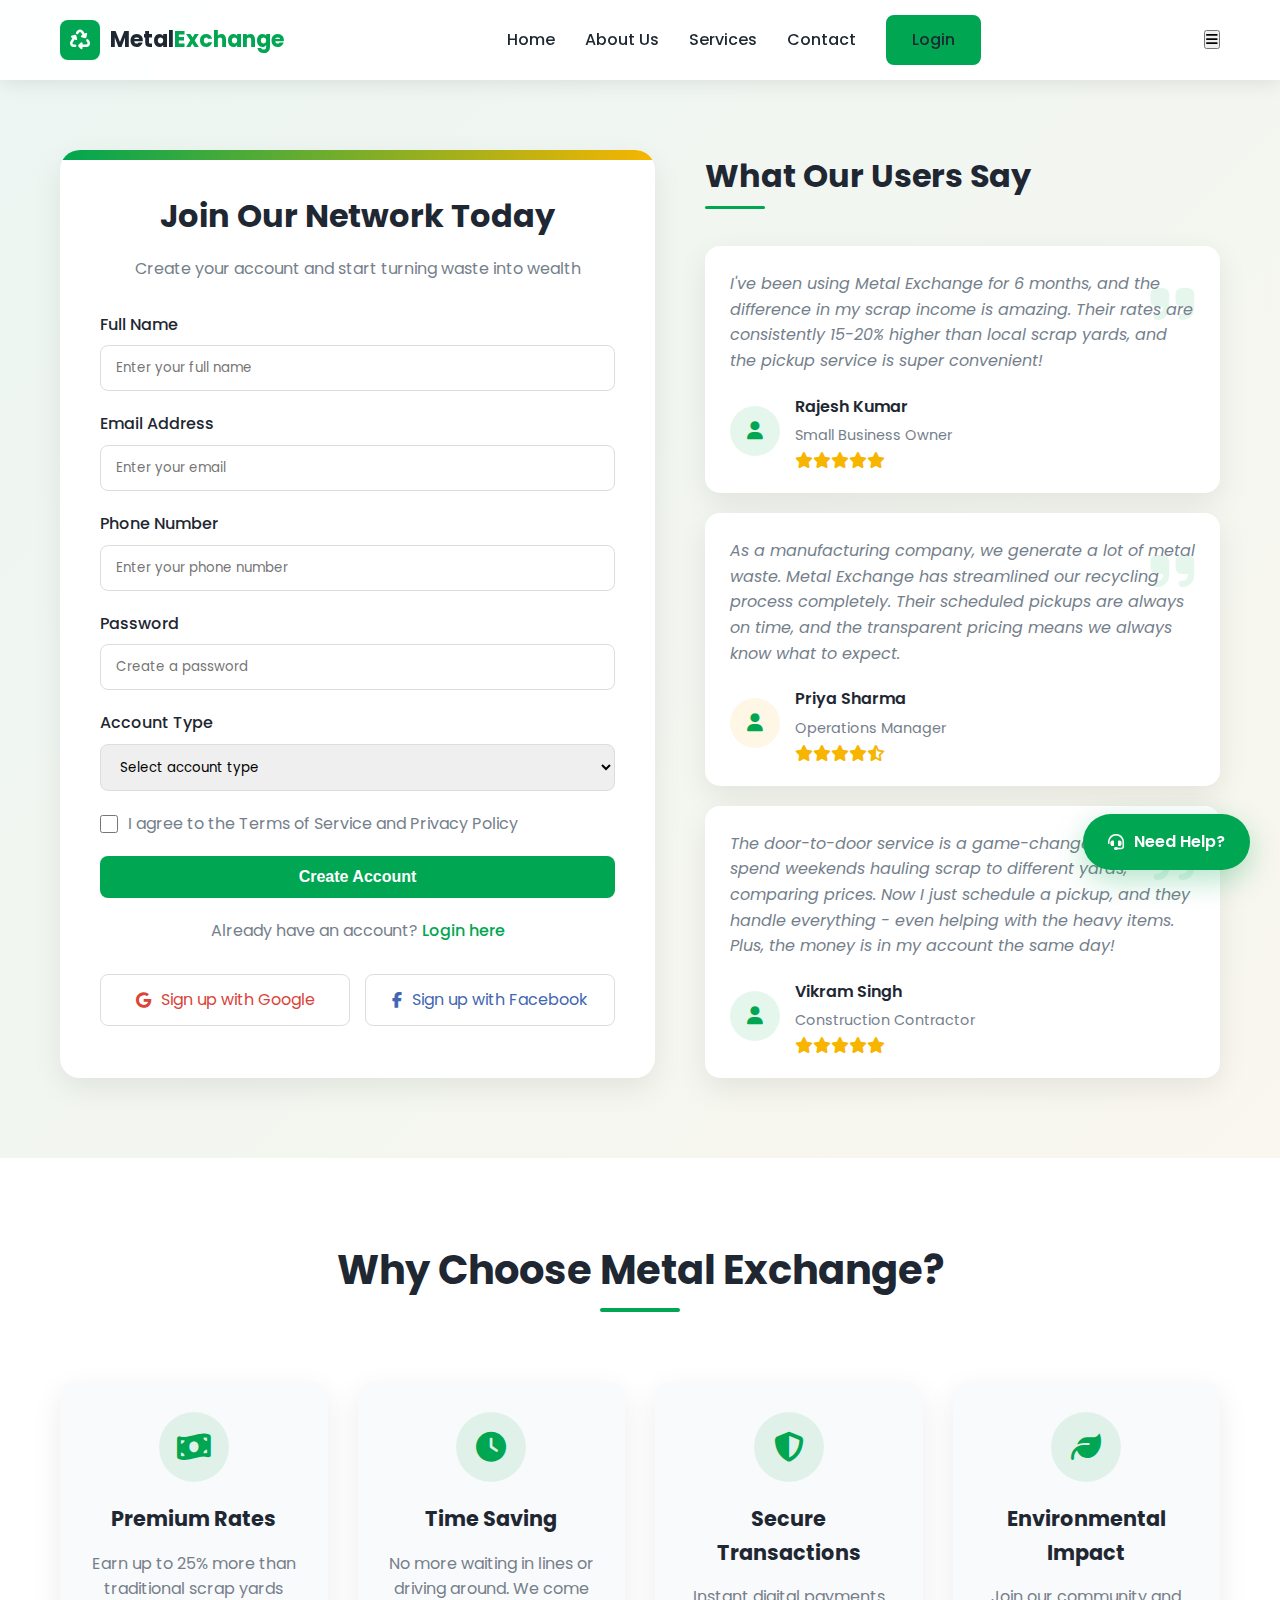
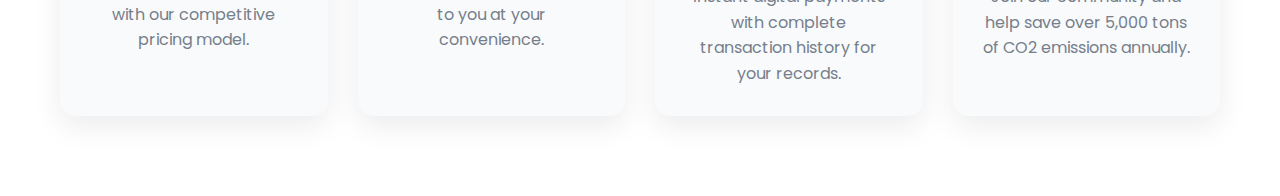
<file: other/templates/join.html>
<!DOCTYPE html>
<html lang="en">
<head>
    <meta charset="UTF-8">
    <meta name="viewport" content="width=device-width, initial-scale=1.0">
    <title>Join Metal Waste Exchange</title>
    <link rel="preconnect" href="https://fonts.googleapis.com">
    <link href="https://fonts.googleapis.com/css2?family=Poppins:wght@300;400;500;600;700&display=swap" rel="stylesheet">
    <link rel="stylesheet" href="https://cdnjs.cloudflare.com/ajax/libs/font-awesome/6.4.0/css/all.min.css">
    <style>
        :root {
            --primary: #00A651;
            --primary-dark: #008443;
            --secondary: #F7B500;
            --text-dark: #1E2732;
            --text-light: #757F8C;
            --white: #FFFFFF;
            --light-bg: #F9FAFB;
            --card-shadow: 0 10px 30px rgba(0,0,0,0.08);
            --transition: all 0.3s cubic-bezier(0.4, 0, 0.2, 1);
        }
        
        * {
            margin: 0;
            padding: 0;
            box-sizing: border-box;
        }
        
        body {
            font-family: 'Poppins', sans-serif;
            color: var(--text-dark);
            background-color: var(--light-bg);
            line-height: 1.6;
            overflow-x: hidden;
        }
        
        .container {
            width: 100%;
            max-width: 1200px;
            margin: 0 auto;
            padding: 0 20px;
        }
        
        /* Navbar */
        .navbar {
            position: fixed;
            top: 0;
            width: 100%;
            background: rgba(255, 255, 255, 0.95);
            backdrop-filter: blur(10px);
            box-shadow: 0 2px 20px rgba(0, 0, 0, 0.1);
            padding: 15px 0;
            z-index: 1000;
            transition: var(--transition);
        }
        
        .navbar-content {
            display: flex;
            justify-content: space-between;
            align-items: center;
        }
        
        .logo {
            display: flex;
            align-items: center;
            gap: 10px;
            text-decoration: none;
        }
        
        .logo-icon {
            background: var(--primary);
            color: white;
            width: 40px;
            height: 40px;
            border-radius: 8px;
            display: flex;
            align-items: center;
            justify-content: center;
            font-size: 20px;
        }
        
        .logo-text {
            font-size: 22px;
            font-weight: 700;
            color: var(--text-dark);
        }
        
        .logo-text span {
            color: var(--primary);
        }
        
        .nav-links {
            display: flex;
            list-style: none;
            gap: 30px;
            align-items: center;
        }
        
        .nav-links a {
            text-decoration: none;
            color: var(--text-dark);
            font-weight: 500;
            position: relative;
            transition: var(--transition);
        }
        
        .nav-links a:hover {
            color: var(--primary);
        }
        
        .cta-button {
            display: inline-block;
            padding: 10px 24px;
            background: var(--primary);
            color: white;
            border-radius: 8px;
            font-weight: 600;
            text-decoration: none;
            transition: var(--transition);
            border: 2px solid var(--primary);
        }
        
        .cta-button:hover {
            transform: translateY(-3px);
            box-shadow: 0 10px 20px rgba(0, 166, 81, 0.3);
        }
        
        /* Registration Form Section */
        .registration-section {
            padding: 150px 0 80px;
            background: linear-gradient(135deg, rgba(0, 166, 81, 0.05), rgba(247, 181, 0, 0.05));
        }
        
        .registration-container {
            display: flex;
            gap: 50px;
            align-items: stretch;
        }
        
        .registration-form {
            flex: 1;
            background: var(--white);
            border-radius: 20px;
            box-shadow: var(--card-shadow);
            padding: 40px;
            transition: var(--transition);
            position: relative;
            overflow: hidden;
        }
        
        .registration-form::before {
            content: '';
            position: absolute;
            top: 0;
            left: 0;
            width: 100%;
            height: 10px;
            background: linear-gradient(90deg, var(--primary), var(--secondary));
        }
        
        .form-header {
            text-align: center;
            margin-bottom: 30px;
        }
        
        .form-header h2 {
            font-size: 2rem;
            color: var(--text-dark);
            margin-bottom: 15px;
        }
        
        .form-header p {
            color: var(--text-light);
        }
        
        .form-group {
            margin-bottom: 20px;
        }
        
        .form-group label {
            display: block;
            margin-bottom: 8px;
            font-weight: 500;
            color: var(--text-dark);
        }
        
        .form-control {
            width: 100%;
            padding: 12px 15px;
            border: 1px solid #ddd;
            border-radius: 8px;
            font-family: 'Poppins', sans-serif;
            transition: var(--transition);
        }
        
        .form-control:focus {
            border-color: var(--primary);
            outline: none;
            box-shadow: 0 0 0 3px rgba(0, 166, 81, 0.1);
        }
        
        .form-check {
            display: flex;
            align-items: center;
            gap: 10px;
            margin-bottom: 20px;
        }
        
        .form-check input {
            width: 18px;
            height: 18px;
            cursor: pointer;
        }
        
        .form-check label {
            color: var(--text-light);
            cursor: pointer;
        }
        
        .form-submit {
            width: 100%;
            padding: 12px;
            background: var(--primary);
            color: white;
            border: none;
            border-radius: 8px;
            font-weight: 600;
            font-size: 1rem;
            cursor: pointer;
            transition: var(--transition);
        }
        
        .form-submit:hover {
            background: var(--primary-dark);
            transform: translateY(-3px);
            box-shadow: 0 10px 20px rgba(0, 166, 81, 0.3);
        }
        
        .form-footer {
            text-align: center;
            margin-top: 20px;
            color: var(--text-light);
        }
        
        .form-footer a {
            color: var(--primary);
            text-decoration: none;
            font-weight: 500;
            transition: var(--transition);
        }
        
        .form-footer a:hover {
            color: var(--primary-dark);
        }
        
        .social-login {
            display: flex;
            gap: 15px;
            margin-top: 30px;
        }
        
        .social-btn {
            flex: 1;
            display: flex;
            align-items: center;
            justify-content: center;
            gap: 10px;
            padding: 12px;
            border: 1px solid #ddd;
            border-radius: 8px;
            background: var(--white);
            color: var(--text-dark);
            text-decoration: none;
            transition: var(--transition);
        }
        
        .social-btn:hover {
            background: #f5f5f5;
            transform: translateY(-3px);
        }
        
        .google-btn {
            color: #DB4437;
        }
        
        .facebook-btn {
            color: #4267B2;
        }
        
        /* Testimonial Section */
        .testimonials {
            flex: 1;
            display: flex;
            flex-direction: column;
        }
        
        .testimonial-header {
            margin-bottom: 30px;
        }
        
        .testimonial-header h2 {
            font-size: 2rem;
            color: var(--text-dark);
            margin-bottom: 15px;
            position: relative;
            display: inline-block;
        }
        
        .testimonial-header h2::after {
            content: '';
            position: absolute;
            bottom: -8px;
            left: 0;
            width: 60px;
            height: 3px;
            background: var(--primary);
            border-radius: 2px;
        }
        
        .testimonial-cards {
            display: flex;
            flex-direction: column;
            gap: 20px;
            height: 100%;
        }
        
        .testimonial-card {
            background: var(--white);
            border-radius: 15px;
            padding: 25px;
            box-shadow: var(--card-shadow);
            transition: var(--transition);
            position: relative;
        }
        
        .testimonial-card:hover {
            transform: translateY(-5px);
            box-shadow: 0 15px 30px rgba(0, 0, 0, 0.1);
        }
        
        .testimonial-quote {
            position: absolute;
            top: 20px;
            right: 25px;
            color: rgba(0, 166, 81, 0.1);
            font-size: 50px;
        }
        
        .testimonial-text {
            color: var(--text-light);
            font-style: italic;
            margin-bottom: 20px;
            position: relative;
        }
        
        .testimonial-author {
            display: flex;
            align-items: center;
            gap: 15px;
        }
        
        .author-avatar {
            width: 50px;
            height: 50px;
            border-radius: 50%;
            overflow: hidden;
            background-color: #eee;
            display: flex;
            align-items: center;
            justify-content: center;
            color: var(--primary);
            font-size: 18px;
            font-weight: 600;
        }
        
        .author-info h4 {
            color: var(--text-dark);
            font-weight: 600;
            margin-bottom: 5px;
        }
        
        .author-info p {
            color: var(--text-light);
            font-size: 0.9rem;
        }
        
        .testimonial-rating {
            display: flex;
            color: var(--secondary);
            margin-top: 5px;
        }
        
        /* Benefits Section */
        .benefits-section {
            padding: 80px 0;
            background: var(--white);
        }
        
        .benefits-header {
            text-align: center;
            margin-bottom: 60px;
        }
        
        .benefits-header h2 {
            font-size: 2.5rem;
            font-weight: 700;
            margin-bottom: 20px;
            position: relative;
            display: inline-block;
        }
        
        .benefits-header h2::after {
            content: '';
            width: 80px;
            height: 4px;
            background: var(--primary);
            position: absolute;
            bottom: -10px;
            left: 50%;
            transform: translateX(-50%);
            border-radius: 2px;
        }
        
        .benefits-grid {
            display: grid;
            grid-template-columns: repeat(auto-fit, minmax(250px, 1fr));
            gap: 30px;
        }
        
        .benefit-card {
            text-align: center;
            padding: 30px;
            background: var(--light-bg);
            border-radius: 15px;
            box-shadow: var(--card-shadow);
            transition: var(--transition);
        }
        
        .benefit-card:hover {
            transform: translateY(-10px);
            box-shadow: 0 20px 40px rgba(0, 0, 0, 0.1);
        }
        
        .benefit-icon {
            width: 70px;
            height: 70px;
            margin: 0 auto 20px;
            background: rgba(0, 166, 81, 0.1);
            border-radius: 50%;
            display: flex;
            align-items: center;
            justify-content: center;
            color: var(--primary);
            font-size: 30px;
        }
        
        .benefit-card h3 {
            font-size: 1.3rem;
            margin-bottom: 15px;
            color: var(--text-dark);
        }
        
        .benefit-card p {
            color: var(--text-light);
        }
        
        /* Animation */
        @keyframes slideInBottom {
            from {
                opacity: 0;
                transform: translateY(50px);
            }
            to {
                opacity: 1;
                transform: translateY(0);
            }
        }
        
        .animate-in {
            animation: slideInBottom 0.5s ease-out forwards;
        }
        
        /* Floating CTA */
        .floating-cta {
            position: fixed;
            bottom: 30px;
            right: 30px;
            z-index: 99;
        }
        
        .floating-btn {
            display: flex;
            align-items: center;
            gap: 10px;
            background: var(--primary);
            color: white;
            padding: 15px 25px;
            border-radius: 50px;
            box-shadow: 0 10px 30px rgba(0, 166, 81, 0.3);
            text-decoration: none;
            font-weight: 600;
            transition: var(--transition);
        }
        
        .floating-btn:hover {
            background: var(--primary-dark);
            transform: translateY(-5px);
            box-shadow: 0 15px 40px rgba(0, 166, 81, 0.4);
        }
        
        /* Responsive */
        @media (max-width: 992px) {
            .registration-container {
                flex-direction: column;
            }
            
            .registration-form, .testimonials {
                width: 100%;
            }
        }
        
        @media (max-width: 768px) {
            .registration-section {
                padding: 120px 0 60px;
            }
            
            .form-header h2, .testimonial-header h2 {
                font-size: 1.8rem;
            }
            
            .social-login {
                flex-direction: column;
            }
            
            .benefits-grid {
                grid-template-columns: 1fr;
            }
        }
    </style>
</head>
<body>
    <!-- Navigation Bar -->
    <nav class="navbar">
        <div class="container navbar-content">
            <a href="#" class="logo">
                <div class="logo-icon">
                    <i class="fas fa-recycle"></i>
                </div>
                <div class="logo-text">Metal<span>Exchange</span></div>
            </a>
            <ul class="nav-links">
                <li><a href="/">Home</a></li>
                <li><a href="/#about">About Us</a></li>
                <li><a href="/#services">Services</a></li>
                <li><a href="/#contact">Contact</a></li>
                <li><a href="/login" class="cta-button">Login</a></li>
            </ul>
            <button class="mobile-menu-btn">
                <i class="fas fa-bars"></i>
            </button>
        </div>
    </nav>

    <!-- Registration Form Section -->
    <section class="registration-section">
        <div class="container">
            <div class="registration-container">
                <div class="registration-form animate-in" style="animation-delay: 0.1s;">
                    <div class="form-header">
                        <h2>Join Our Network Today</h2>
                        <p>Create your account and start turning waste into wealth</p>
                    </div>
                    <form action="/register" method="post">
                        <div class="form-group">
                            <label for="fullname">Full Name</label>
                            <input type="text" id="fullname" name="fullname" class="form-control" placeholder="Enter your full name" required>
                        </div>
                        <div class="form-group">
                            <label for="email">Email Address</label>
                            <input type="email" id="email" name="email" class="form-control" placeholder="Enter your email" required>
                        </div>
                        <div class="form-group">
                            <label for="phone">Phone Number</label>
                            <input type="tel" id="phone" name="phone" class="form-control" placeholder="Enter your phone number" required>
                        </div>
                        <div class="form-group">
                            <label for="password">Password</label>
                            <input type="password" id="password" name="password" class="form-control" placeholder="Create a password" required>
                        </div>
                        <div class="form-group">
                            <label for="accountType">Account Type</label>
                            <select id="accountType" name="accountType" class="form-control" required>
                                <option value="" disabled selected>Select account type</option>
                                <option value="individual">Individual</option>
                                <option value="business">Business</option>
                                <option value="recycler">Recycling Facility</option>
                            </select>
                        </div>
                        <div class="form-check">
                            <input type="checkbox" id="terms" name="terms" required>
                            <label for="terms">I agree to the Terms of Service and Privacy Policy</label>
                        </div>
                        <button type="submit" class="form-submit">Create Account</button>
                        
                        <div class="form-footer">
                            Already have an account? <a href="/login">Login here</a>
                        </div>
                        
                        <div class="social-login">
                            <a href="#" class="social-btn google-btn">
                                <i class="fab fa-google"></i>
                                <span>Sign up with Google</span>
                            </a>
                            <a href="#" class="social-btn facebook-btn">
                                <i class="fab fa-facebook-f"></i>
                                <span>Sign up with Facebook</span>
                            </a>
                        </div>
                    </form>
                </div>
                
                <div class="testimonials">
                    <div class="testimonial-header animate-in" style="animation-delay: 0.3s;">
                        <h2>What Our Users Say</h2>
                    </div>
                    <div class="testimonial-cards">
                        <div class="testimonial-card animate-in" style="animation-delay: 0.4s;">
                            <div class="testimonial-quote">
                                <i class="fas fa-quote-right"></i>
                            </div>
                            <p class="testimonial-text">I've been using Metal Exchange for 6 months, and the difference in my scrap income is amazing. Their rates are consistently 15-20% higher than local scrap yards, and the pickup service is super convenient!</p>
                            <div class="testimonial-author">
                                <div class="author-avatar" style="background-color: rgba(0, 166, 81, 0.1);">
                                    <i class="fas fa-user"></i>
                                </div>
                                <div class="author-info">
                                    <h4>Rajesh Kumar</h4>
                                    <p>Small Business Owner</p>
                                    <div class="testimonial-rating">
                                        <i class="fas fa-star"></i>
                                        <i class="fas fa-star"></i>
                                        <i class="fas fa-star"></i>
                                        <i class="fas fa-star"></i>
                                        <i class="fas fa-star"></i>
                                    </div>
                                </div>
                            </div>
                        </div>
                        
                        <div class="testimonial-card animate-in" style="animation-delay: 0.5s;">
                            <div class="testimonial-quote">
                                <i class="fas fa-quote-right"></i>
                            </div>
                            <p class="testimonial-text">As a manufacturing company, we generate a lot of metal waste. Metal Exchange has streamlined our recycling process completely. Their scheduled pickups are always on time, and the transparent pricing means we always know what to expect.</p>
                            <div class="testimonial-author">
                                <div class="author-avatar" style="background-color: rgba(247, 181, 0, 0.1);">
                                    <i class="fas fa-user"></i>
                                </div>
                                <div class="author-info">
                                    <h4>Priya Sharma</h4>
                                    <p>Operations Manager</p>
                                    <div class="testimonial-rating">
                                        <i class="fas fa-star"></i>
                                        <i class="fas fa-star"></i>
                                        <i class="fas fa-star"></i>
                                        <i class="fas fa-star"></i>
                                        <i class="fas fa-star-half-alt"></i>
                                    </div>
                                </div>
                            </div>
                        </div>
                        
                        <div class="testimonial-card animate-in" style="animation-delay: 0.6s;">
                            <div class="testimonial-quote">
                                <i class="fas fa-quote-right"></i>
                            </div>
                            <p class="testimonial-text">The door-to-door service is a game-changer! I used to spend weekends hauling scrap to different yards, comparing prices. Now I just schedule a pickup, and they handle everything - even helping with the heavy items. Plus, the money is in my account the same day!</p>
                            <div class="testimonial-author">
                                <div class="author-avatar" style="background-color: rgba(0, 166, 81, 0.1);">
                                    <i class="fas fa-user"></i>
                                </div>
                                <div class="author-info">
                                    <h4>Vikram Singh</h4>
                                    <p>Construction Contractor</p>
                                    <div class="testimonial-rating">
                                        <i class="fas fa-star"></i>
                                        <i class="fas fa-star"></i>
                                        <i class="fas fa-star"></i>
                                        <i class="fas fa-star"></i>
                                        <i class="fas fa-star"></i>
                                    </div>
                                </div>
                            </div>
                        </div>
                    </div>
                </div>
            </div>
        </div>
    </section>
    
    <!-- Benefits Section -->
    <section class="benefits-section">
        <div class="container">
            <div class="benefits-header">
                <h2>Why Choose Metal Exchange?</h2>
            </div>
            <div class="benefits-grid">
                <div class="benefit-card animate-in" style="animation-delay: 0.7s;">
                    <div class="benefit-icon">
                        <i class="fas fa-money-bill-wave"></i>
                    </div>
                    <h3>Premium Rates</h3>
                    <p>Earn up to 25% more than traditional scrap yards with our competitive pricing model.</p>
                </div>
                <div class="benefit-card animate-in" style="animation-delay: 0.8s;">
                    <div class="benefit-icon">
                        <i class="fas fa-clock"></i>
                    </div>
                    <h3>Time Saving</h3>
                    <p>No more waiting in lines or driving around. We come to you at your convenience.</p>
                </div>
                <div class="benefit-card animate-in" style="animation-delay: 0.9s;">
                    <div class="benefit-icon">
                        <i class="fas fa-shield-alt"></i>
                    </div>
                    <h3>Secure Transactions</h3>
                    <p>Instant digital payments with complete transaction history for your records.</p>
                </div>
                <div class="benefit-card animate-in" style="animation-delay: 1s;">
                    <div class="benefit-icon">
                        <i class="fas fa-leaf"></i>
                    </div>
                    <h3>Environmental Impact</h3>
                    <p>Join our community and help save over 5,000 tons of CO2 emissions annually.</p>
                </div>
            </div>
        </div>
    </section>
    
    <!-- Floating CTA -->
    <div class="floating-cta">
        <a href="#" class="floating-btn">
            <i class="fas fa-headset"></i>
            <span>Need Help?</span>
        </a>
    </div>
    
    <script>
        // Animate elements when they come into view
        document.addEventListener('DOMContentLoaded', function() {
            const animatedElements = document.querySelectorAll('.animate-in');
            
            animatedElements.forEach(element => {
                element.style.opacity = "0";
            });
            
            setTimeout(() => {
                animatedElements.forEach(element => {
                    element.style.opacity = "1";
                });
            }, 100);
            
            // Mobile menu toggle
            const mobileMenuBtn = document.querySelector('.mobile-menu-btn');
            const navLinks = document.querySelector('.nav-links');
            
            if (mobileMenuBtn) {
                mobileMenuBtn.addEventListener('click', function() {
                    navLinks.classList.toggle('active');
                });
            }
        });
    </script>
</body>
</html>
</file>
